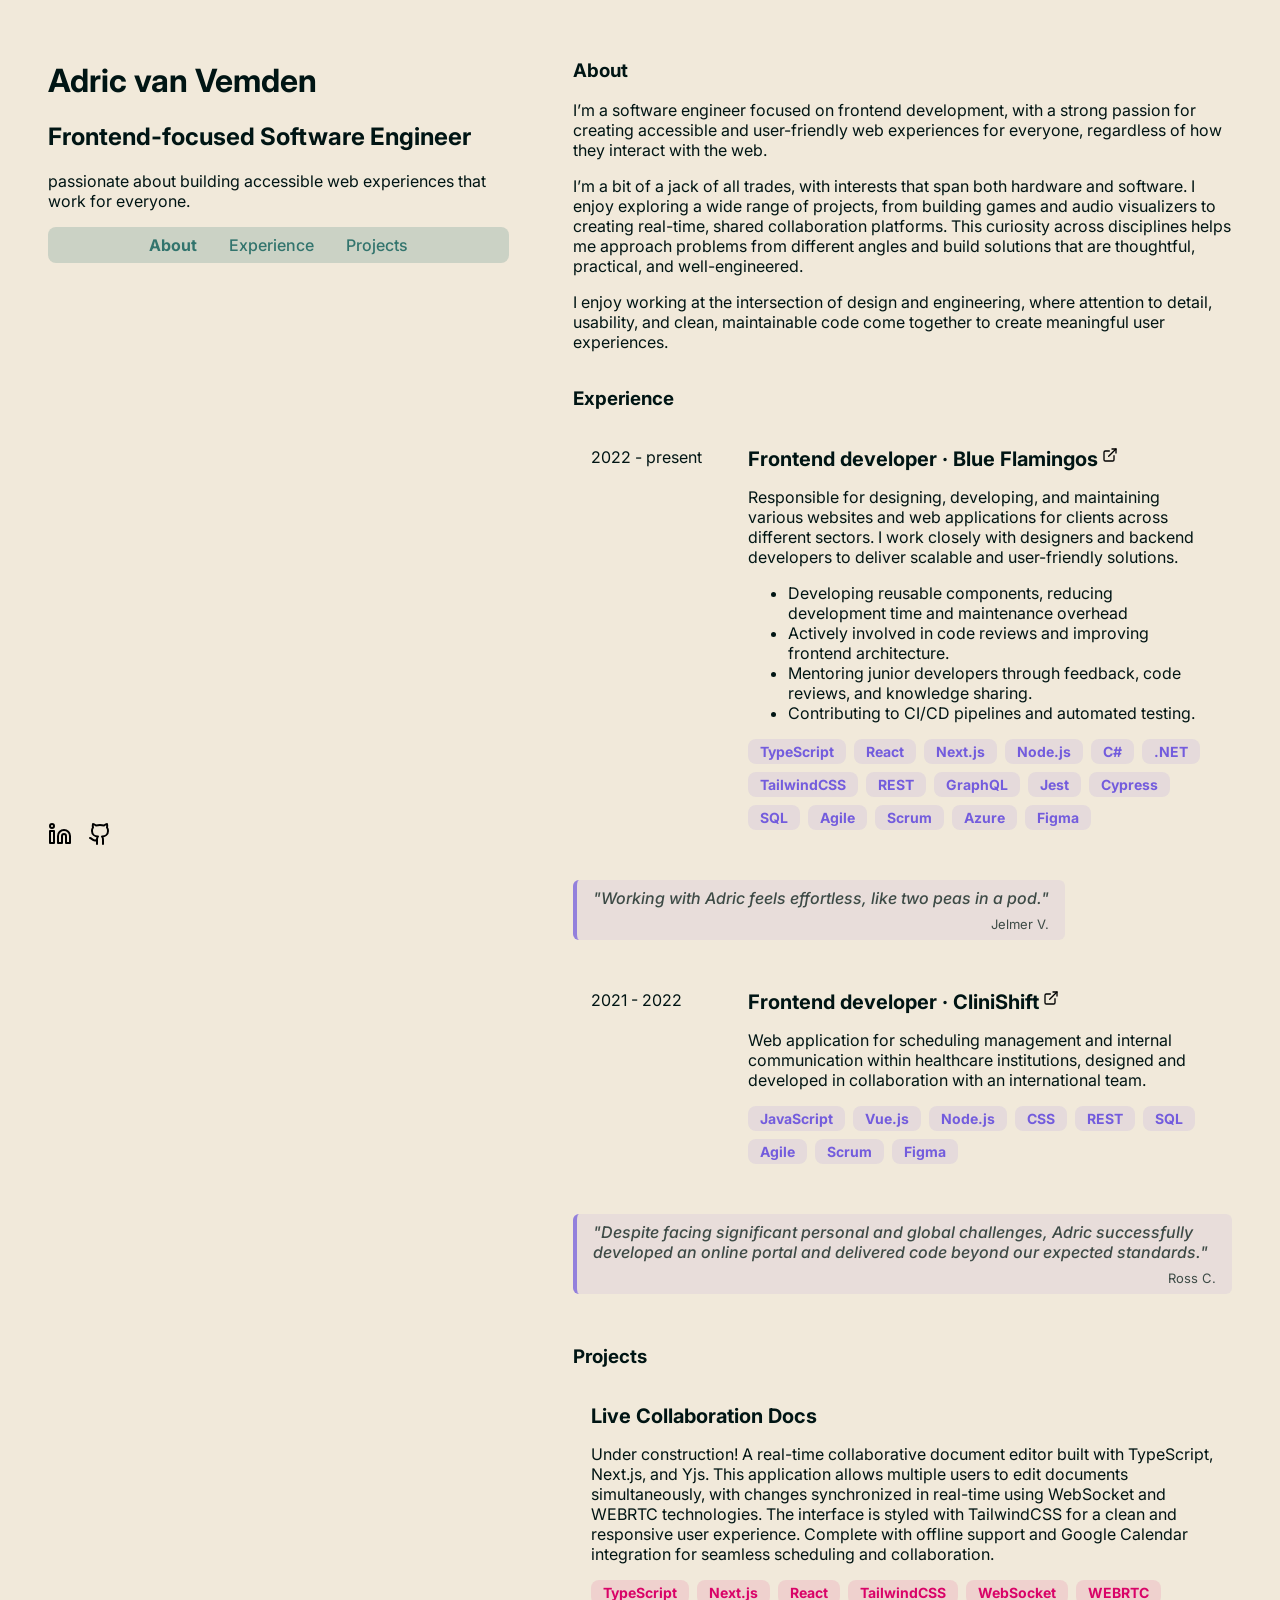
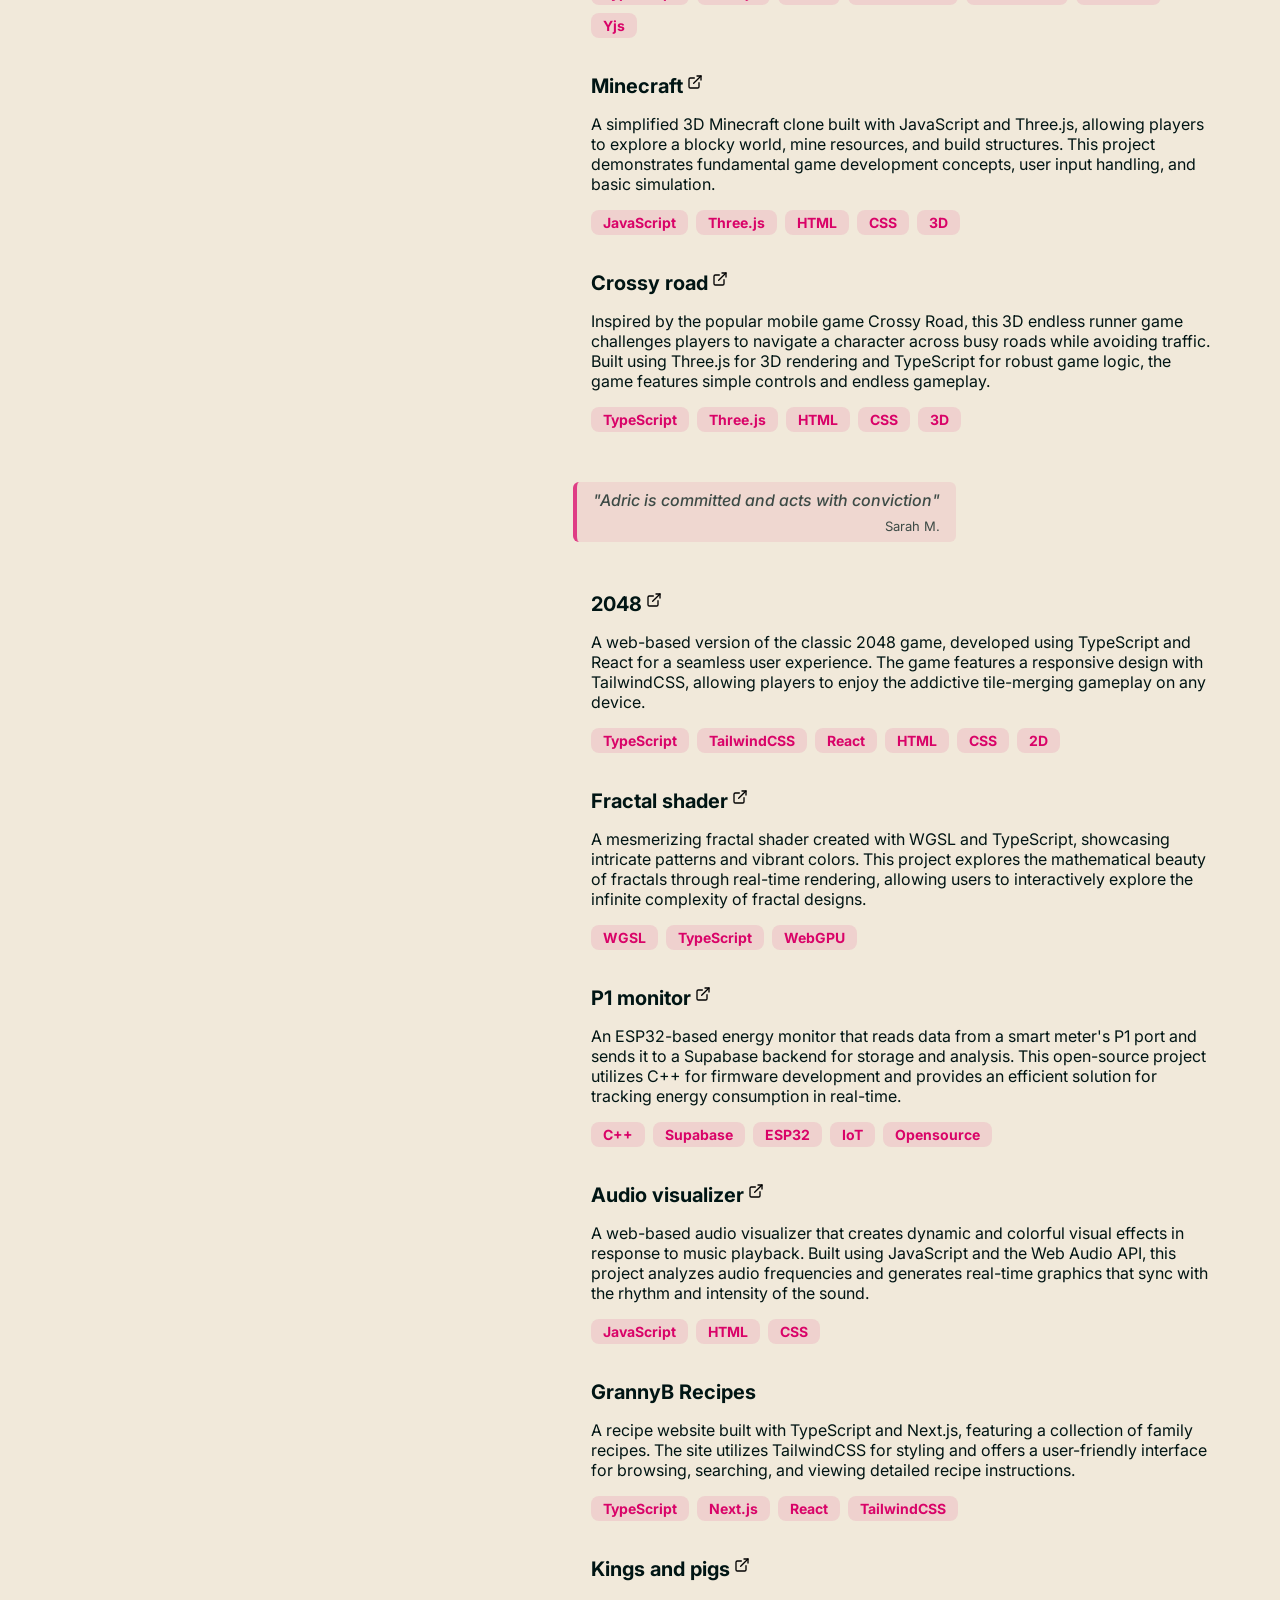
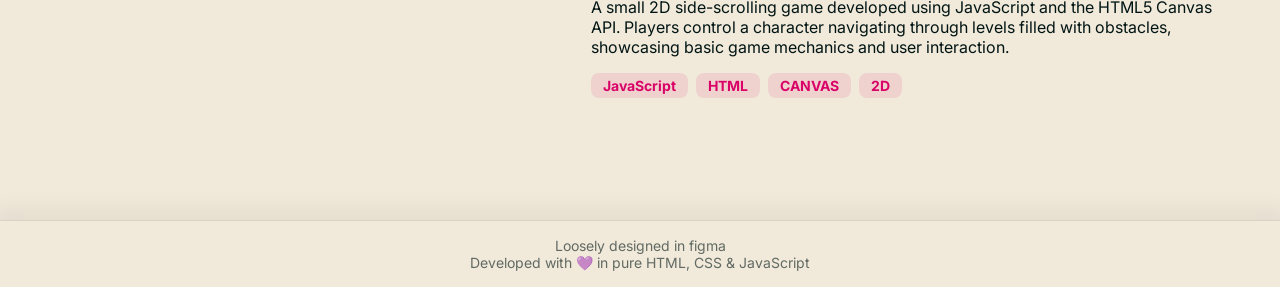
<file: index.html>
<!doctype html>
<html lang="en">

<head>
  <meta charset="UTF-8" />
  <link rel="stylesheet" href="styles.css">
  <meta name="viewport" content="width=device-width, initial-scale=1.0" />
  <title>Adric van Vemden | Software Engineer</title>
  <meta name="description" content="Adric van Vemden - Frontend-focused Software Engineer passionate about building accessible web
    experiences that work for everyone.">
  <link rel="icon" type="image/x-icon" href="favicon.ico">
</head>

<body>
  <main>
    <header>
      <div>
        <h1>Adric van Vemden</h1>
        <h2>Frontend-focused Software Engineer</h2>
        <p> passionate about building accessible web experiences
          that work for everyone.</p>

        <div class="main-navigation navigation-desktop">
          <nav>
            <a href="#about"> About </a>
            <a href="#experience"> Experience </a>
            <a href="#projects"> Projects </a>
          </nav>
        </div>

      </div>

      <div class="socials">
        <a href="https://www.linkedin.com/in/adricvanvemden/" target="_blank" aria-label="linkedin">
          <img src="linkedin.svg" alt="LinkedIn Icon" width="24" height="24">
        </a>

        <a href="https://github.com/adricvanvemden" target="_blank" aria-label="github">
          <img src="github.svg" alt="GitHub Icon" width="24" height="24">
        </a>
      </div>


    </header>
    <div class="main-navigation navigation-mobile">
      <nav>
        <a href="#about"> About </a>
        <a href="#experience"> Experience </a>
        <a href="#projects"> Projects </a>
      </nav>
    </div>

    <div class="right-section">
      <section id="about" class="about">
        <h3>About</h3>
        <p>I’m a software engineer focused on frontend development, with a strong passion for creating accessible and
          user-friendly web experiences for everyone, regardless of how they interact with the web.</p>

        <p> I’m a bit of a jack of all trades, with interests that span both hardware and software. I enjoy exploring a
          wide
          range of projects, from building games and audio visualizers to creating real-time, shared collaboration
          platforms. This curiosity across disciplines helps me approach problems from different angles and build
          solutions
          that are thoughtful, practical, and well-engineered.</p>

        <p> I enjoy working at the intersection of design and engineering, where attention to detail, usability, and
          clean,
          maintainable code come together to create meaningful user experiences.</p>
      </section>

      <section id="experience">
        <h3>Experience</h3>
        <div id="experience-container">
          <!-- Experience cards will be dynamically generated here -->
        </div>
      </section>
      <section id="projects" class="about">
        <h3>Projects</h3>
        <div id="projects-container">
          <!-- Cards will be dynamically generated here -->
        </div>
      </section>


  </main>
  <footer>
    <p>Loosely designed in figma</p>
    <p>Developed with 💜 in pure HTML, CSS & JavaScript</p>
  </footer>
</body>

<script src="./script.js"></script>

</html>
</file>
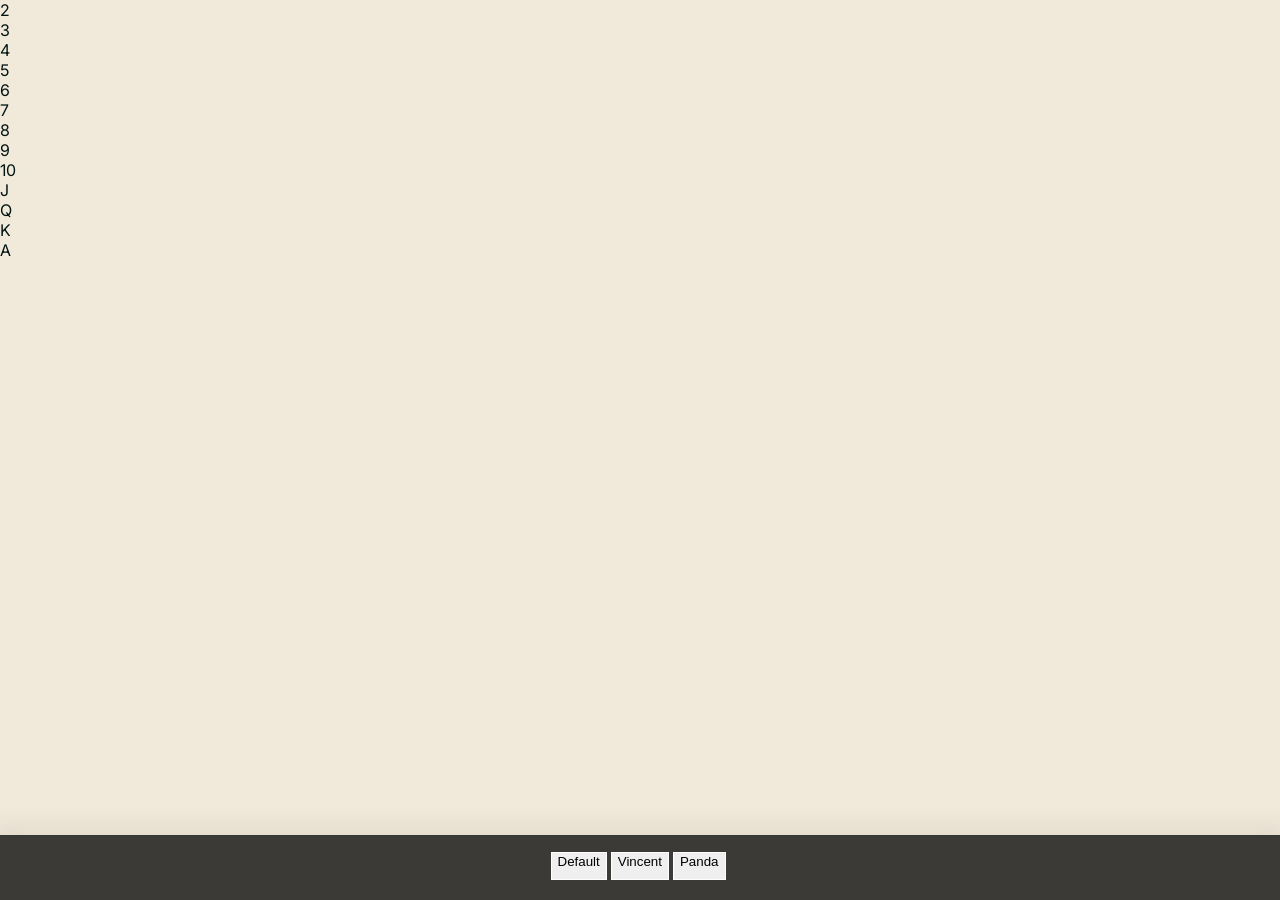
<file: ftd.html>
<!DOCTYPE html>
<html lang="en">
<head>
    <meta charset="UTF-8">
    <meta name="viewport" content="width=device-width, initial-scale=1">
    <title>Fuck the dealer</title>
    <script src="script.js" type="module"></script>
    <link rel="stylesheet" href="styles.css">
    <link rel="stylesheet" href="ftd.css">
</head>
<body>
    <div class="dealer-info">
    <div class="player-dealer" id="dealer"></div>
    <div class="dealer-wrong" id="wrong"></div>
    </div>
    
    <div class="player-player" id="player"></div>
    <div class="player-info" id="info"></div>
    <div class="played-cards" data-played-cards>
        <div class="played-card deck" data-card-2>2</div>
        <div class="played-card deck" data-card-3>3</div>
        <div class="played-card deck" data-card-4>4</div>
        <div class="played-card deck" data-card-5>5</div>
        <div class="played-card deck" data-card-6>6</div>
        <div class="played-card deck" data-card-7>7</div>
        <div class="played-card deck" data-card-8>8</div>
        <div class="played-card deck" data-card-9>9</div>
        <div class="played-card deck" data-card-10>10</div>
        <div class="played-card deck" data-card-J>J</div>
        <div class="played-card deck" data-card-Q>Q</div>
        <div class="played-card deck" data-card-K>K</div>
        <div class="played-card deck" data-card-A>A</div>
    </div>
</body>
<footer class="footer">
    <div class="theme">
    <button id="background-default" class="theme-btn">Default</button>
    <button id="background-vincent" class="theme-btn">Vincent</button>
    <button id="background-panda" class="theme-btn">Panda</button>
</div>
</footer>
</html>
</file>
<file: styles.css>
@import url('https://fonts.googleapis.com/css2?family=Inter:wght@400;500;700&display=swap');

:root {
    /* --color-ink-black: #001514; 
    --color-berry-lipstick: #d90368;
    --color-eggshell: #f1e9da;
    --color-state-blue: #735cdd;
    --color-pine-blue: #32746d; */

    --color-ink-black: 0, 21, 20;
    --color-berry-lipstick: 217, 3, 104;
    --color-eggshell: 241, 233, 218;
    --color-state-blue: 115, 92, 221;
    --color-pine-blue: 50, 116, 109;

    --border-radius: 0.5rem;



}

body,
html {
    margin: 0;
    font-family: 'Inter', sans-serif;
    background-color: rgba(var(--color-eggshell));
    color: rgba(var(--color-ink-black));
    height: 100%;
    scroll-behavior: smooth;
}

main {
    display: flex;
    flex-direction: column;
    justify-content: center;
    gap: 0 2rem;

    @media screen and (min-width: 1024px) {
        flex-direction: row;
        padding: 2rem;
        padding: 2rem;
    }
}

p {
    max-width: 800px;
}

header {
    height: 100%;
    padding: 0.5rem 1rem;

    @media screen and (min-width: 1024px) {
        height: 90dvh;
        display: flex;
        flex-direction: column;
        justify-content: space-between;
        position: sticky;
        top: 0;
    }
}

.main-navigation {
    background-color: rgba(var(--color-eggshell));
    top: 0;
    position: -webkit-sticky;
    position: sticky;


    nav {
        display: flex;
        justify-content: center;
        gap: 2rem;

        padding: 0.5rem;
        background-color: rgba(var(--color-pine-blue), 0.2);
        border-radius: var(--border-radius);


        a {
            font-size: 1rem;
            font-weight: 500;
            color: rgba(var(--color-pine-blue));
            text-decoration: none;
            transition: all 0.2s ease-in-out;
        }

        a.active {
            font-weight: bold;
        }

        a:hover {
            transform: translateY(2px);
        }
    }

}


.navigation-mobile {
    padding: 0.5rem 1rem;

    @media screen and (min-width: 1024px) {
        display: none;
    }
}


.navigation-desktop {
    display: none;

    @media screen and (min-width: 1024px) {
        display: block;
    }
}


.right-section {
    display: flex;
    flex-direction: column;
    padding: 0.5rem 1rem;
}

.card {
    border: 2px solid transparent;
    border-radius: var(--border-radius);

    display: grid;
    grid-template-columns: 1fr;
    gap: 1rem;
    max-width: 48rem;
    padding: 1rem;

    @media screen and (min-width: 1024px) {
        flex-direction: row;
        gap: 2rem;
        grid-template-columns: 125px 1fr;
    }

    h4, a {
        margin: 0;
        font-size: 1.125rem;
        font-weight: 700;
        color: rgba(var(--color-ink-black));
        text-decoration: none;
        display: inline-flex;

        img {
            width: 1rem;
            height: 1rem;
            margin-left: 0.25rem;
        }

        @media screen and (min-width: 1024px) {
            font-size: 1.25rem;
        }
    }    
}


#experience {
    .card {
        .tag {
            background-color: rgba(var(--color-state-blue), 0.1);
            color: rgba(var(--color-state-blue));
        }
    }

    .card:hover {
        background-color: rgba(var(--color-state-blue), 0.1);
    }

    .quote {
        border-left: 4px solid rgba(var(--color-state-blue));
        background-color: rgba(var(--color-state-blue), 0.1);
    }
}

#projects {
    .card {
        @media screen and (min-width: 1024px) {
            grid-template-columns: 1fr;
        }

        .tag {
            background-color: rgba(var(--color-berry-lipstick), 0.1);
            color: rgba(var(--color-berry-lipstick));
        }
    }

    .card:hover {
        background-color: rgba(var(--color-berry-lipstick), 0.1);
    }

    .quote {
        border-left: 4px solid rgba(var(--color-berry-lipstick));
        background-color: rgba(var(--color-berry-lipstick), 0.1);
    }
}



.tags {
    margin-top: 0.5rem;
    display: flex;
    flex-wrap: wrap;
    gap: 0.5rem;
}

.tag {
    display: inline-block;
    padding: 0.25rem 0.75rem;
    border-radius: var(--border-radius);
    font-size: 0.875rem;
    font-weight: 700;
}

footer {
    margin-top: 4rem;
    display: flex;
    flex-direction: column;
    width: 100%;
    align-items: center;
    bottom: 0;
    text-align: center;
    font-size: 0.875rem;
    color: rgba(var(--color-ink-black), 0.6);
    background-color: inherit;
    border-top: 1px solid rgba(var(--color-ink-black), 0.1);
    box-shadow: 0px -5px 20px 8px rgba(var(--color-ink-black), 0.05);
    -webkit-box-shadow: 0px -5px 20px 8px rgba(var(--color-ink-black), 0.05);
    padding: 1rem 0;

    p {
        margin: 0rem 1rem;
    }

    a {
        color: rgba(var(--color-ink-black));
        text-decoration: none;
        font-weight: 500;
    }
}

.quote {
    opacity: 0.75;
    margin: 2rem 0;
    padding: 0.5rem 1rem;
    border-radius: calc(var(--border-radius) - 2px);
    width: fit-content;
    max-width: 800px;

    blockquote {
        margin: 0;
        font-style: italic;
        font-size: medium;
        font-weight: 500;
    }

    p {
        margin: 0.5rem 0 0 0;
        text-align: right;
        font-size: small;
    }
}

.quote:hover {
    opacity: 1;
}

.socials {

    display: flex;
    gap: 1rem;

    @media screen and (min-width: 1024px) {
        margin-top: 10rem;
    }

    a {
        color: rgba(var(--color-ink-black));
        text-decoration: none;
    }
}
</file>
<file: ftd.css>
body{
    padding: 0;
    margin: 0;
}

.background-default{
	background: linear-gradient(-45deg, #aa3c1b, #e90b60, #0babe6, #20e7b9);
	background-size: 400vw 400vw;
    animation: gradient 15s ease infinite;
}

.background-vincent{
    background-size: 150vw 100vw;
    animation: gradient 15s ease infinite;
    background-image: url("./img/vincent.jpg");
}

.background-panda{
    background-image: url("./img/panda.jpg");
}



@keyframes gradient {
	0% {
		background-position: 0% 50%;
	}
	50% {
		background-position: 100% 50%;
	}
	100% {
		background-position: 0% 50%;
	}
}

.dealer-info{
    background-color: rgba(0,0,0, .75);
    display: flex;
    font-size: 2vw;
    justify-content: center;
    color: white;
    width: 100%;
}

.dealer-wrong{
    padding-right: 1%;
}

.player-dealer{
    padding-right: 20px;
}

.player-player{
    text-align: center;
    font-size: 4vw;
    color: white;
    animation: blinker 1s linear infinite;
}

.player-info{
    position: absolute;
    z-index: 100;
    color: honeydew;
    font-size: 5vw;
    margin-left: 5%;
    margin-top: 3%;
}

.footer{
    position: absolute;
    bottom: 0;
    height: 2rem;
    width: 100%;
    background-color: rgba(0,0,0, .75);
}

.theme{
    display: flex;
    justify-content: center;
    height: 100%;
}

.theme-btn{
    display: flex;
    border:0.1em solid #FFFFFF;
    margin:0 0.3em 0.3em 0;

}

.theme-btn:hover{
    background-color:#131111;
    color: blanchedalmond;
}

@keyframes blinker {
    50% {
      opacity: 0;
    }
  }
</file>
